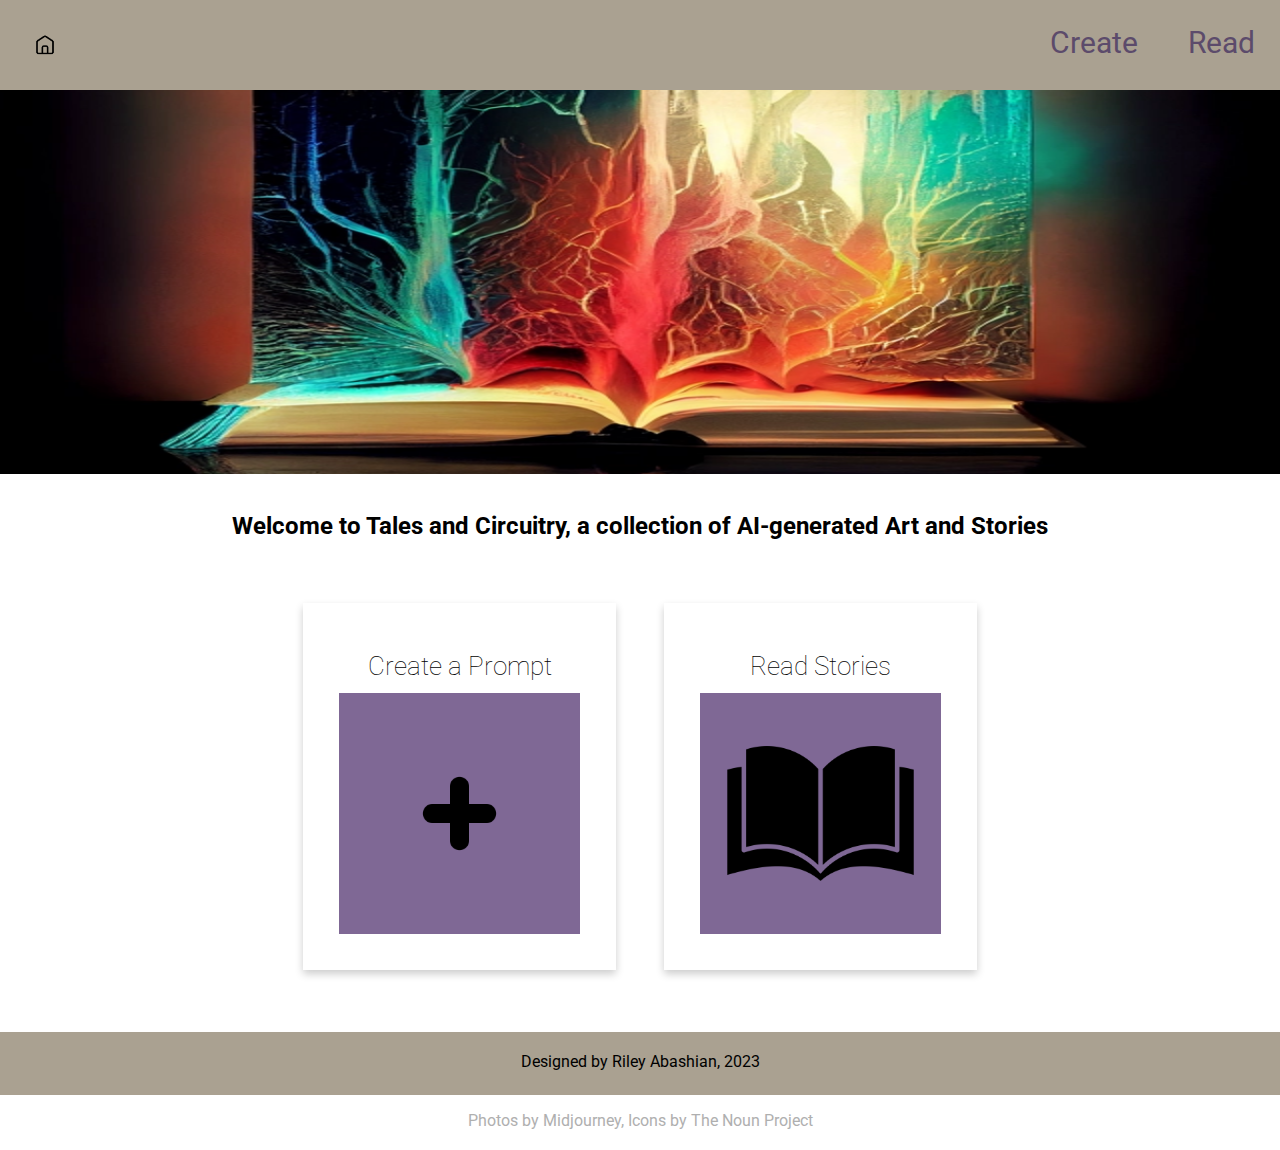
<file: index.html>
<html>
    <head>
        <title>Tales and Circuitry</title>
        <link rel="stylesheet" href="main.css">
        <link rel="preconnect" href="https://fonts.googleapis.com">
        <link rel="preconnect" href="https://fonts.gstatic.com" crossorigin>
        <link href="https://fonts.googleapis.com/css2?family=Roboto:wght@100;400;500&display=swap" rel="stylesheet">
    </head>
    <body>
        <header>
        <nav>
            <a href="index.html"><img class="logo" src="img/noun-processor-5044733.png"></a>
            <a class="navlink" href="stories.html">Read</a>
            <a class="navlink" href="prompt.html">Create</a>
        </nav>
        </header>
        <main>
            <div class="herocontainer">
            <img class="splashimg" src="img/bookheroimg.webp">
            <h2>Welcome to Tales and Circuitry, a collection of AI-generated Art and Stories</h2>
            </div>
                <article>
                <div class="card">
                        <p class="homecardtext">Create a Prompt</p>
                    <div class="container">
                        <a href="prompt.html"><img class="createimg" src="img/noun-plus-1797935.png"></a>
                    </div>
                </div>

                <div class="card">
                        <p class="homecardtext">Read Stories</p>
                    <div class="container">
                        <a href="stories.html"><img class="createimg" src="img/noun-book-5548909.png"></a>
                    </div>
                </div>
                </article>
        </main>
    </body>
    <footer>
        <p class="footertext">Designed by Riley Abashian, 2023</p>
        <p class="citations">Photos by Midjourney, Icons by The Noun Project</p>
    </footer>
</html>
</file>
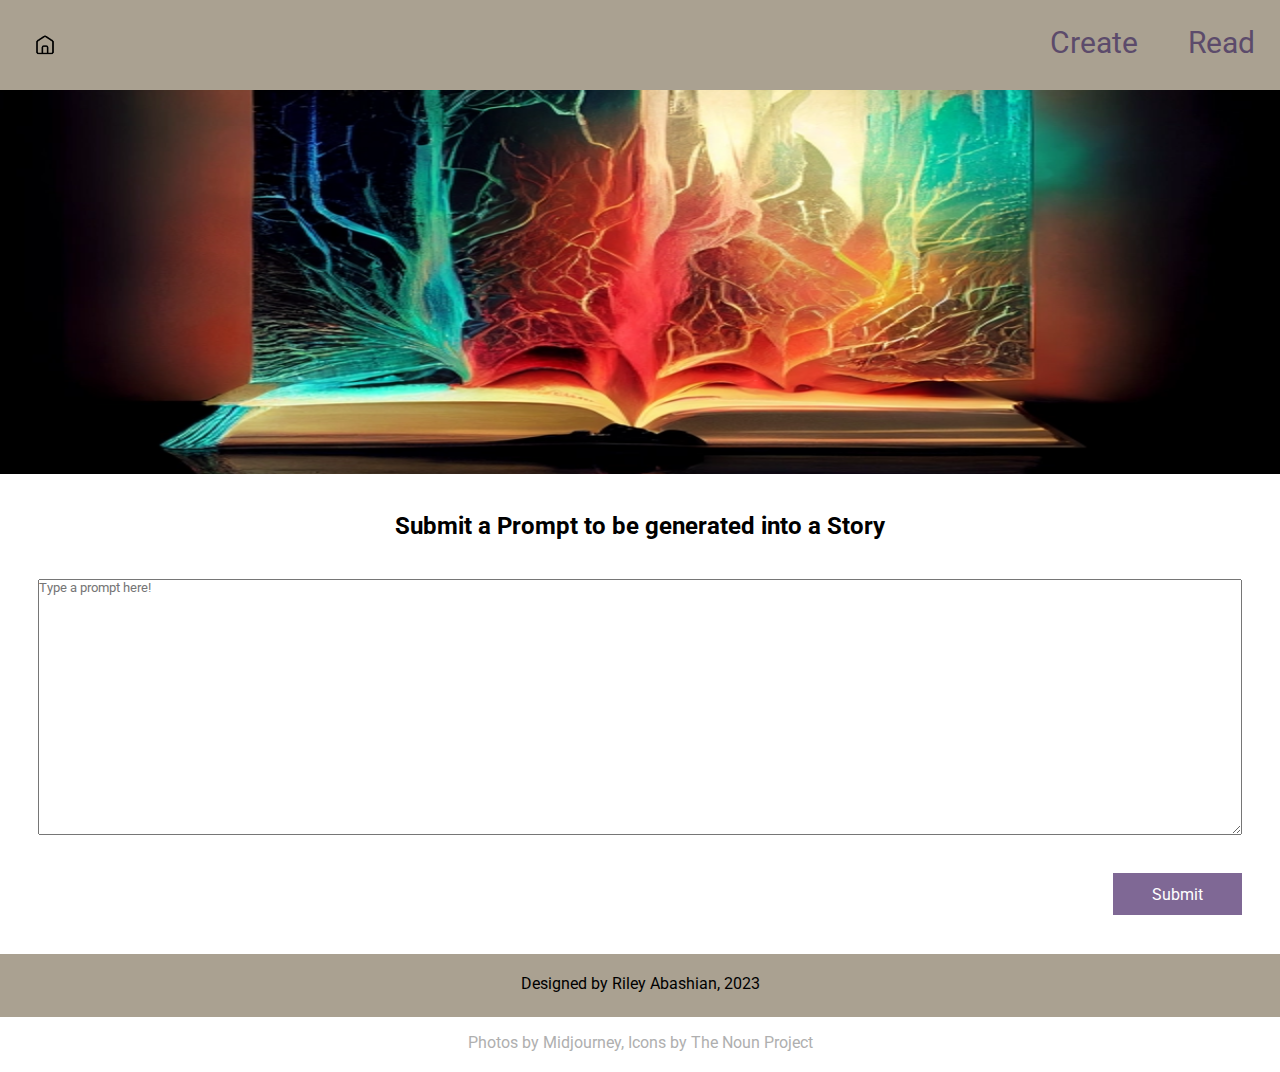
<file: prompt.html>
<html>
    <head>
        <title>Story 1 | Tales and Circuitry</title>
        <link rel="stylesheet" href="main.css">
        <link rel="preconnect" href="https://fonts.googleapis.com">
        <link rel="preconnect" href="https://fonts.gstatic.com" crossorigin>
        <link href="https://fonts.googleapis.com/css2?family=Roboto:wght@100;400;500&display=swap" rel="stylesheet">
    </head>
    <body>
        <header>
        <nav>
            <a href="index.html"><img class="logo" src="img/noun-processor-5044733.png"></a>
            <a class="navlink" href="stories.html">Read</a>
            <a class="navlink" href="prompt.html">Create</a>
        </nav>
        </header>
        <main>
            <div class="herocontainer">
            <img class="splashimg" src="img/bookheroimg.webp">
            <h2>Submit a Prompt to be generated into a Story</h2>
            </div>
                <article>
                    <textarea placeholder="Type a prompt here!"></textarea>
                </article>

                <article class="submitbuttonarticle">
                    <p class="promptbutton"><a class="promptbuttonlink" href="">Submit</a></p>
                </article>
        </main>
    </body>
    <footer>
        <p class="footertext">Designed by Riley Abashian, 2023</p>
        <p class="citations">Photos by Midjourney, Icons by The Noun Project</p>
    </footer>
</html>
</file>
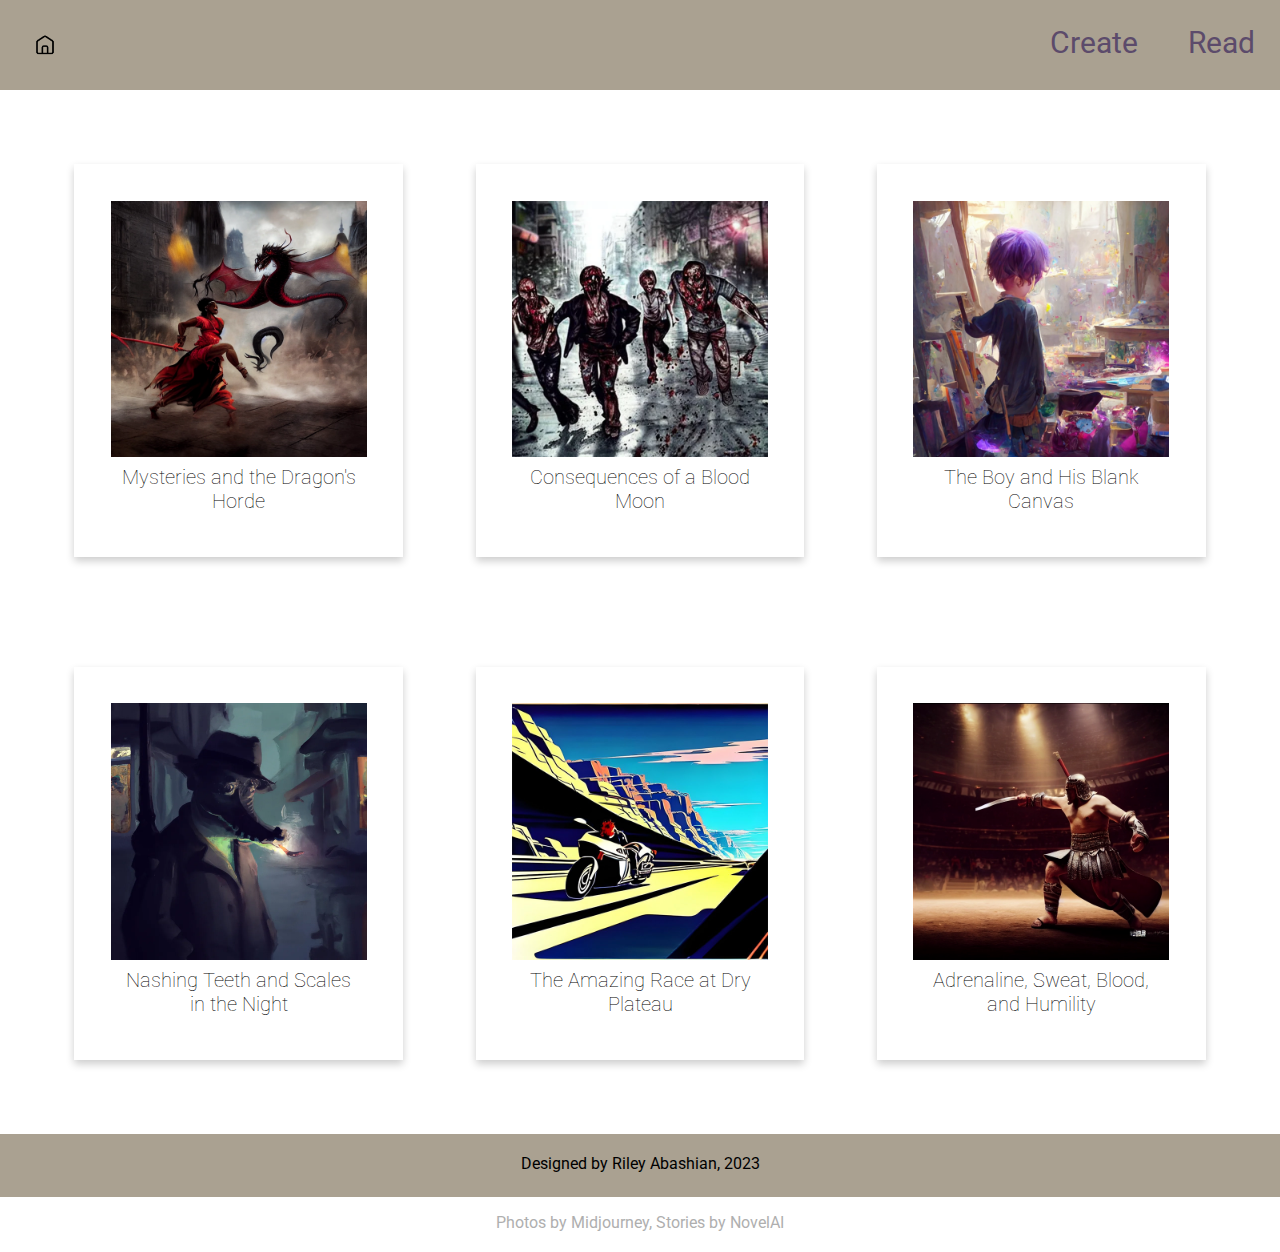
<file: stories.html>
<html>
    <head>
        <title>Stories | Tales and Circuitry</title>
        <link rel="stylesheet" href="main.css">
        <link rel="preconnect" href="https://fonts.googleapis.com">
        <link rel="preconnect" href="https://fonts.gstatic.com" crossorigin>
        <link href="https://fonts.googleapis.com/css2?family=Roboto:wght@100;400;500&display=swap" rel="stylesheet">
    </head>
    <body>
        <header>
        <nav>
            <a href="index.html"><img class="logo" src="img/noun-processor-5044733.png"></a>
            <a class="navlink" href="stories.html">Read</a>
            <a class="navlink" href="prompt.html">Create</a>
        </nav>
        </header>
        <main>
            <article class="galleryarticle">
                <div class="gallerycard">
                    <a href="story1.html"><img src="img/story1image.webp" alt="story 1"></a>
                <div class="container">
                    <p class="gallerycardtext">Mysteries and the Dragon's Horde</p>
                </div>
            </div>

                <div class="gallerycard">
                    <a href="story2.html"><img src="img/story2image.png" alt="story 2"></a>
                <div class="container">
                    <p class="gallerycardtext">Consequences of a Blood Moon</p>
                </div>
            </div>

            <div class="gallerycard">
                    <a href="story3.html"><img src="img/story3image.png" alt="story 3"></a> 
                <div class="container">
                    <p class="gallerycardtext">The Boy and His Blank Canvas</p>
                </div>
            </div>
            </article>

            <article class="galleryarticle">
            <div class="gallerycard">
                    <a href="story4.html"><img src="img/story4image.webp" alt="story 4"></a>
                <div class="container">
                    <p class="gallerycardtext">Nashing Teeth and Scales in the Night</p>
                </div>
            </div>

            <div class="gallerycard">
                    <a href="story5.html"><img src="img/story5image.png" alt="story 5"></a>
                <div class="container">
                    <p class="gallerycardtext">The Amazing Race at Dry Plateau</p>
                </div>
            </div>

            <div class="gallerycard">
                    <a href="story6.html"><img src="img/story6image.png" alt="story 6"></a>
                <div class="container">
                    <p class="gallerycardtext">Adrenaline, Sweat, Blood, and Humility</p>
                </div>
            </div>
            </article> 
        </main>
    </body>
    <footer>
        <p class="footertext">Designed by Riley Abashian, 2023</p>
        <p class="citations">Photos by Midjourney, Stories by NovelAI</p>
    </footer>
</html>
</file>
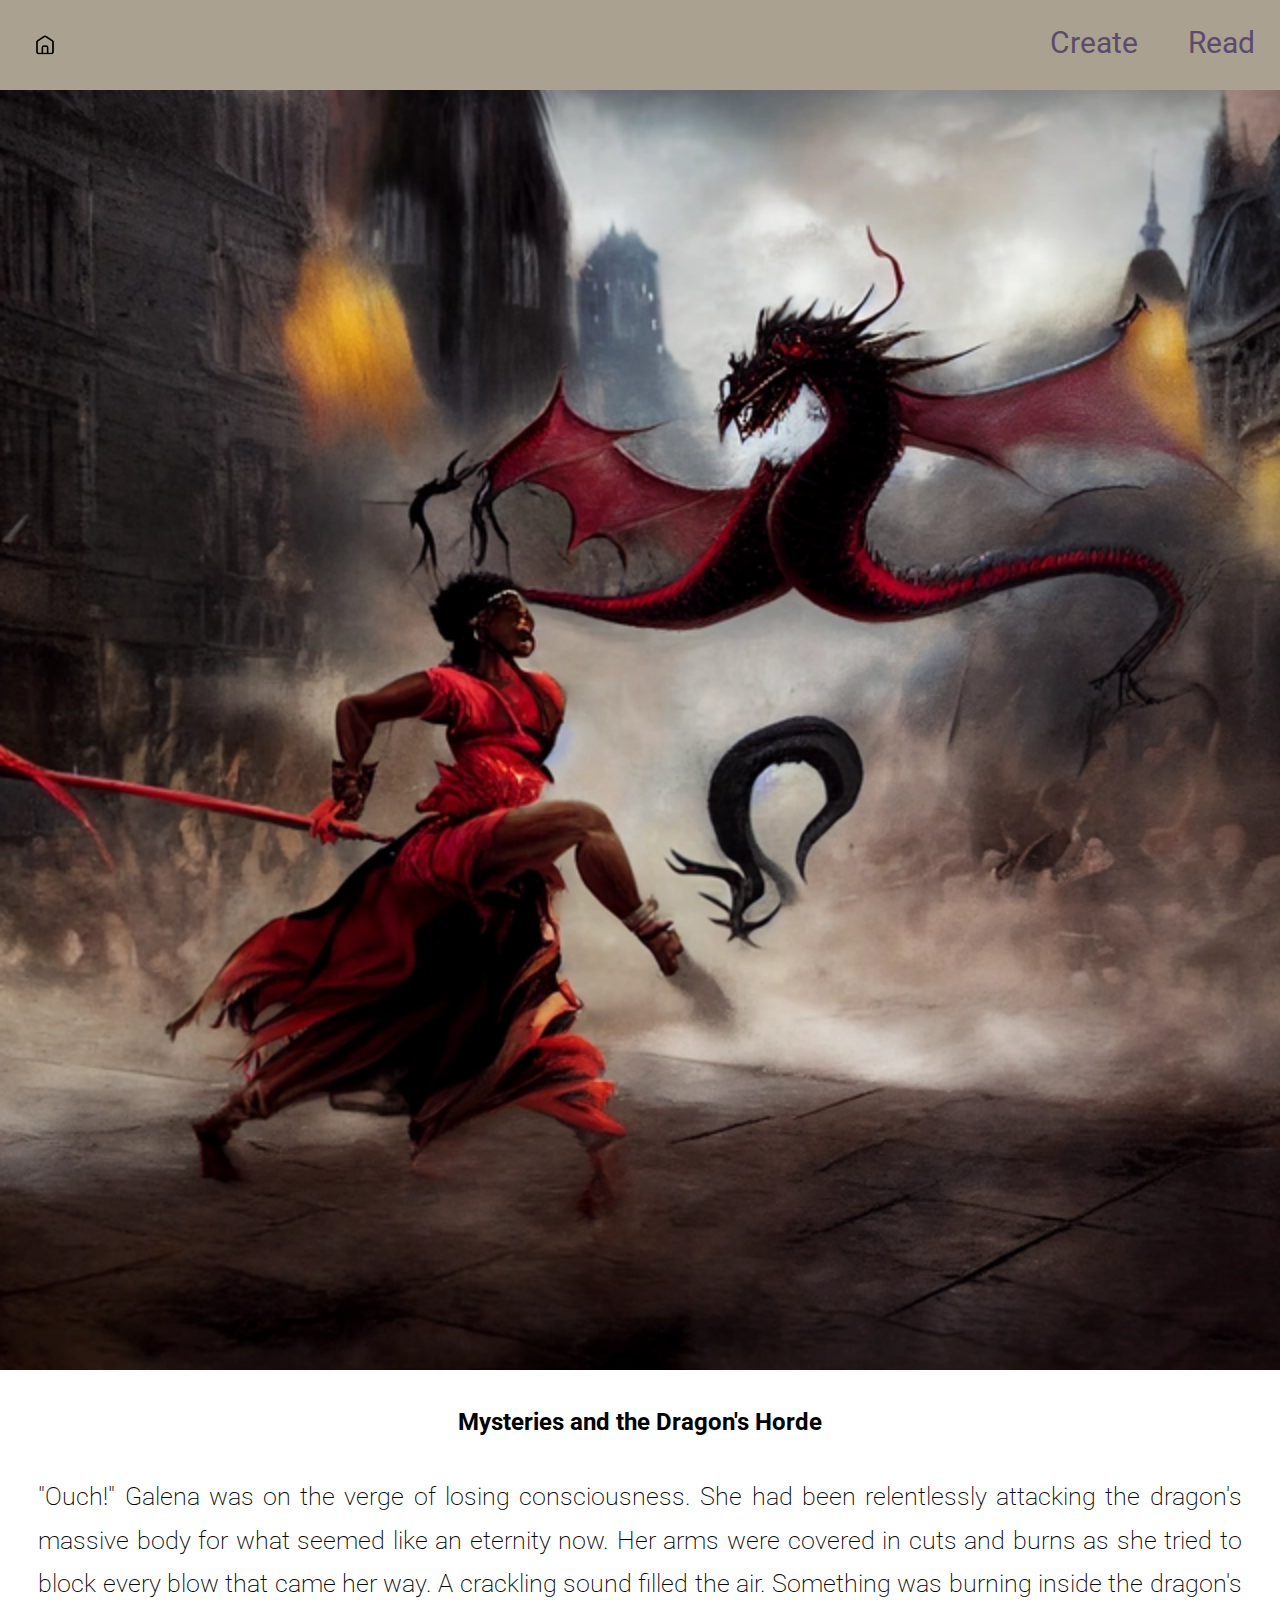
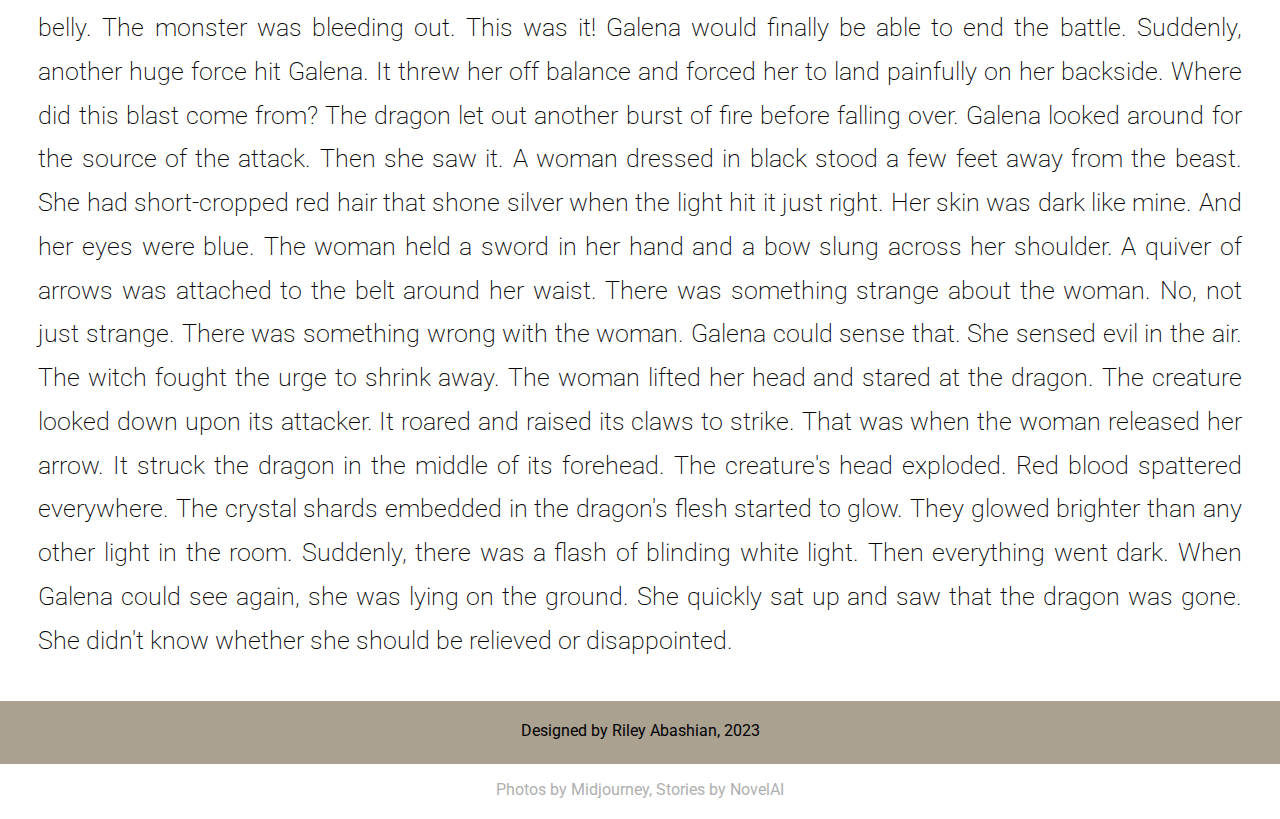
<file: story1.html>
<html>
    <head>
        <title>Story 1 | Tales and Circuitry</title>
        <link rel="stylesheet" href="main.css">
        <link rel="preconnect" href="https://fonts.googleapis.com">
        <link rel="preconnect" href="https://fonts.gstatic.com" crossorigin>
        <link href="https://fonts.googleapis.com/css2?family=Roboto:wght@100;400;500&display=swap" rel="stylesheet">
    </head>
    <body>
        <header>
        <nav>
            <a href="index.html"><img class="logo" src="img/noun-processor-5044733.png"></a>
            <a class="navlink" href="stories.html">Read</a>
            <a class="navlink" href="prompt.html">Create</a>
        </nav>
        </header>
        <main>
            <div class="herocontainer">
                <img class="heroimg" src="img/story1image.webp">
            <h2>Mysteries and the Dragon's Horde</h2>
            </div>
                <article>
                    <p class="storytext">
                        "Ouch!"
                        Galena was on the verge of losing consciousness. She had been relentlessly attacking the dragon's massive body for what seemed like an eternity now. Her arms were covered in cuts and burns as she tried to block every blow that came her way. A crackling sound filled the air. Something was burning inside the dragon's belly. The monster was bleeding out. This was it! Galena would finally be able to end the battle.
                        Suddenly, another huge force hit Galena. It threw her off balance and forced her to land painfully on her backside. Where did this blast come from? The dragon let out another burst of fire before falling over. Galena looked around for the source of the attack. Then she saw it.
                        A woman dressed in black stood a few feet away from the beast. She had short-cropped red hair that shone silver when the light hit it just right. Her skin was dark like mine. And her eyes were blue. The woman held a sword in her hand and a bow slung across her shoulder. A quiver of arrows was attached to the belt around her waist.
                        There was something strange about the woman. No, not just strange. There was something wrong with the woman. Galena could sense that. She sensed evil in the air. The witch fought the urge to shrink away.
                        The woman lifted her head and stared at the dragon. The creature looked down upon its attacker. It roared and raised its claws to strike. That was when the woman released her arrow.
                        It struck the dragon in the middle of its forehead. The creature's head exploded. Red blood spattered everywhere. The crystal shards embedded in the dragon's flesh started to glow. They glowed brighter than any other light in the room.
                        Suddenly, there was a flash of blinding white light. Then everything went dark. When Galena could see again, she was lying on the ground. She quickly sat up and saw that the dragon was gone. She didn't know whether she should be relieved or disappointed.
                    </p>
                </article>
        </main>
    </body>
    <footer>
        <p class="footertext">Designed by Riley Abashian, 2023</p>
        <p class="citations">Photos by Midjourney, Stories by NovelAI</p>
    </footer>
</html>
</file>
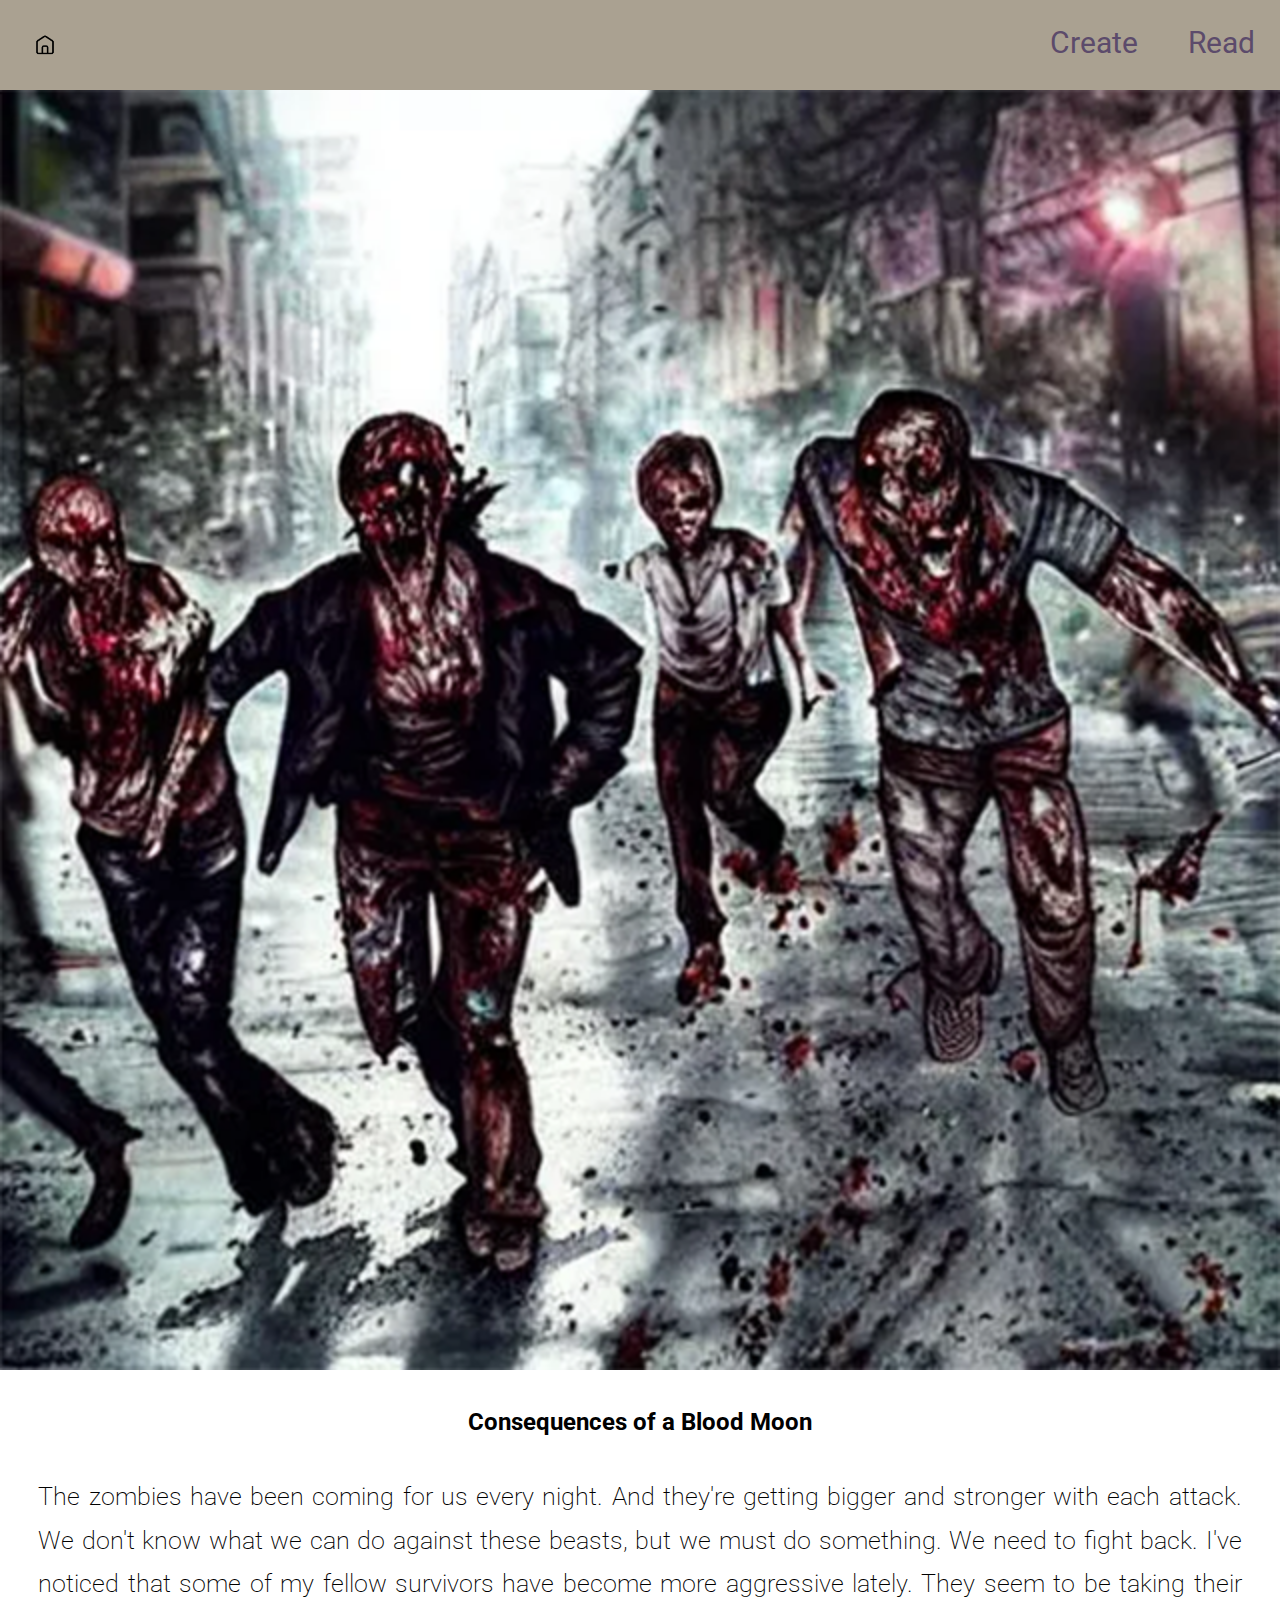
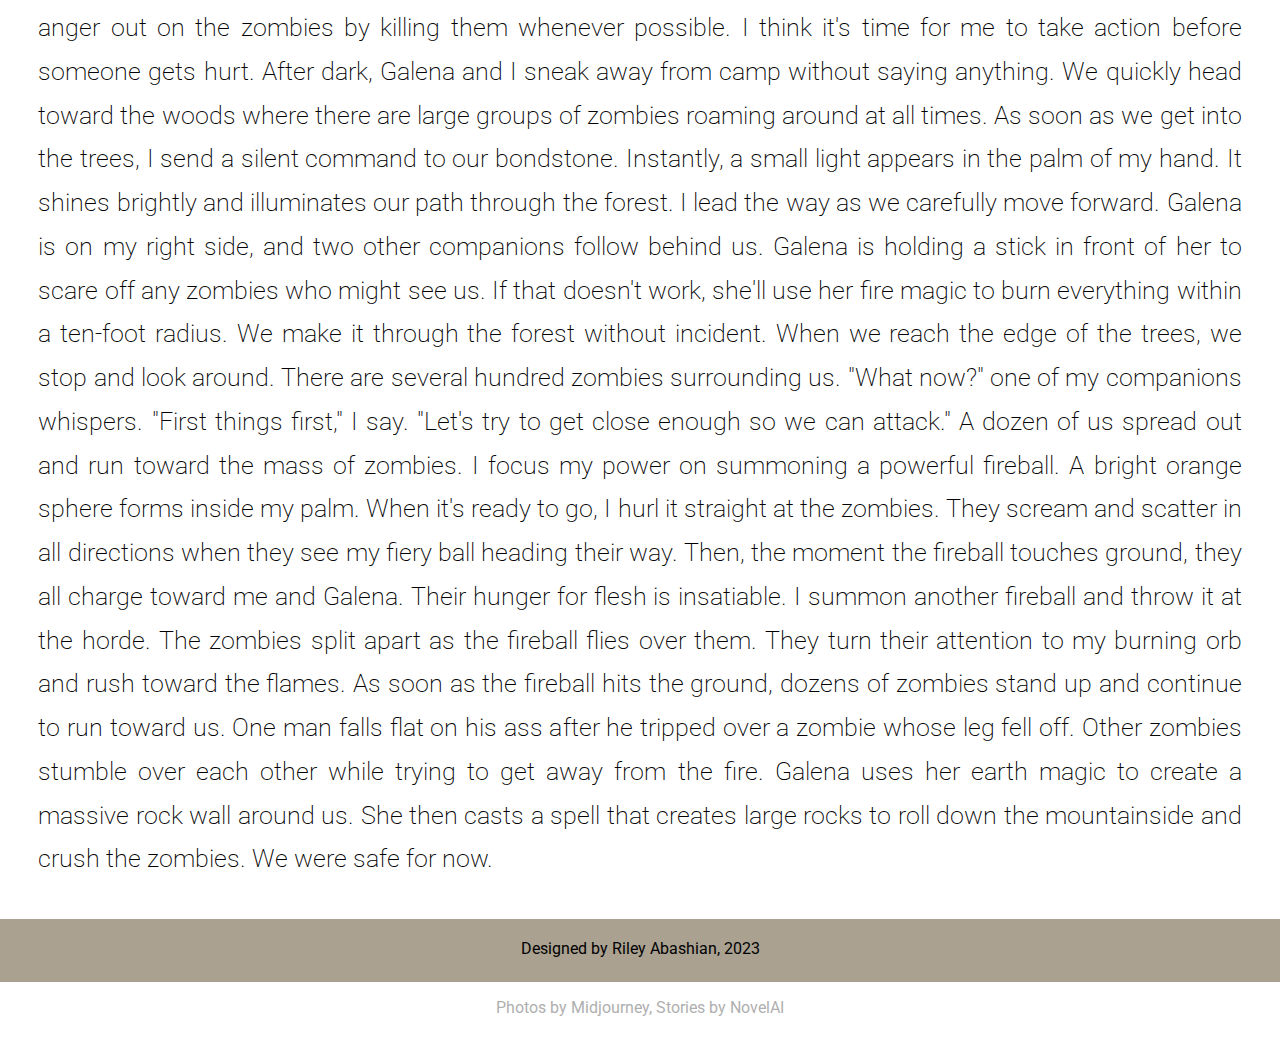
<file: story2.html>
<html>
    <head>
        <title>Story 2 | Tales and Circuitry</title>
        <link rel="stylesheet" href="main.css">
        <link rel="preconnect" href="https://fonts.googleapis.com">
        <link rel="preconnect" href="https://fonts.gstatic.com" crossorigin>
        <link href="https://fonts.googleapis.com/css2?family=Roboto:wght@100;400;500&display=swap" rel="stylesheet">
    </head>
    <body>
        <header>
        <nav>
            <a href="index.html"><img class="logo" src="img/noun-processor-5044733.png"></a>
            <a class="navlink" href="stories.html">Read</a>
            <a class="navlink" href="prompt.html">Create</a>
        </nav>
        </header>
        <main>
            <div class="herocontainer">
            <img class="heroimg" src="img/story2image.png">
            <h2>Consequences of a Blood Moon</h2>
            </div>
                <article>
                    <p class="storytext">The zombies have been coming for us every night. And they're getting bigger and stronger with each attack. We don't know what we can do against these beasts, but we must do something. We need to fight back.
                        I've noticed that some of my fellow survivors have become more aggressive lately. They seem to be taking their anger out on the zombies by killing them whenever possible. I think it's time for me to take action before someone gets hurt.
                        After dark, Galena and I sneak away from camp without saying anything. We quickly head toward the woods where there are large groups of zombies roaming around at all times. As soon as we get into the trees, I send a silent command to our bondstone. Instantly, a small light appears in the palm of my hand. It shines brightly and illuminates our path through the forest.
                        I lead the way as we carefully move forward. Galena is on my right side, and two other companions follow behind us. Galena is holding a stick in front of her to scare off any zombies who might see us. If that doesn't work, she'll use her fire magic to burn everything within a ten-foot radius.
                        We make it through the forest without incident. When we reach the edge of the trees, we stop and look around. There are several hundred zombies surrounding us.
                        "What now?" one of my companions whispers.
                        "First things first," I say. "Let's try to get close enough so we can attack."
                        A dozen of us spread out and run toward the mass of zombies. I focus my power on summoning a powerful fireball. A bright orange sphere forms inside my palm. When it's ready to go, I hurl it straight at the zombies.
                        They scream and scatter in all directions when they see my fiery ball heading their way. Then, the moment the fireball touches ground, they all charge toward me and Galena. Their hunger for flesh is insatiable.
                        I summon another fireball and throw it at the horde. The zombies split apart as the fireball flies over them. They turn their attention to my burning orb and rush toward the flames.
                        As soon as the fireball hits the ground, dozens of zombies stand up and continue to run toward us. One man falls flat on his ass after he tripped over a zombie whose leg fell off. Other zombies stumble over each other while trying to get away from the fire.
                        Galena uses her earth magic to create a massive rock wall around us. She then casts a spell that creates large rocks to roll down the mountainside and crush the zombies. We were safe for now.</p>
                </article>
        </main>
    </body>
    <footer>
        <p class="footertext">Designed by Riley Abashian, 2023</p>
        <p class="citations">Photos by Midjourney, Stories by NovelAI</p>
    </footer>
</html>
</file>
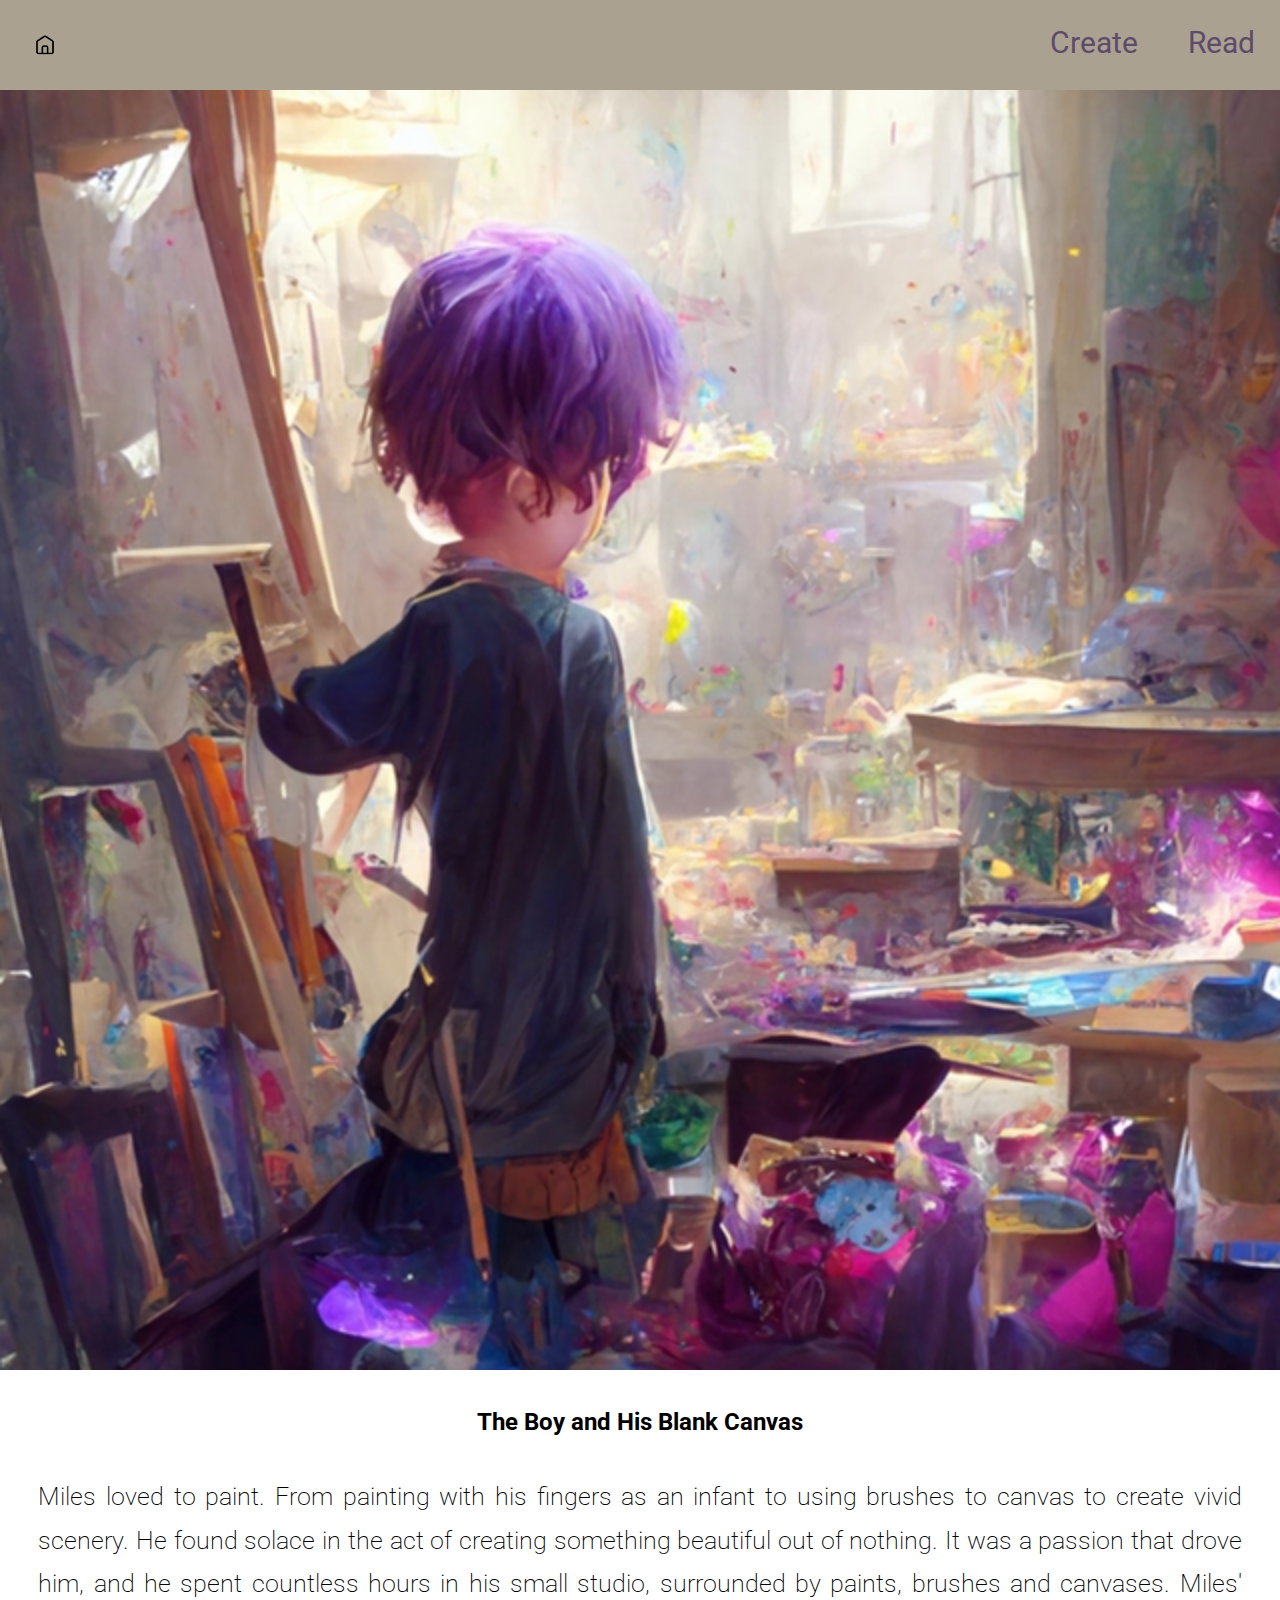
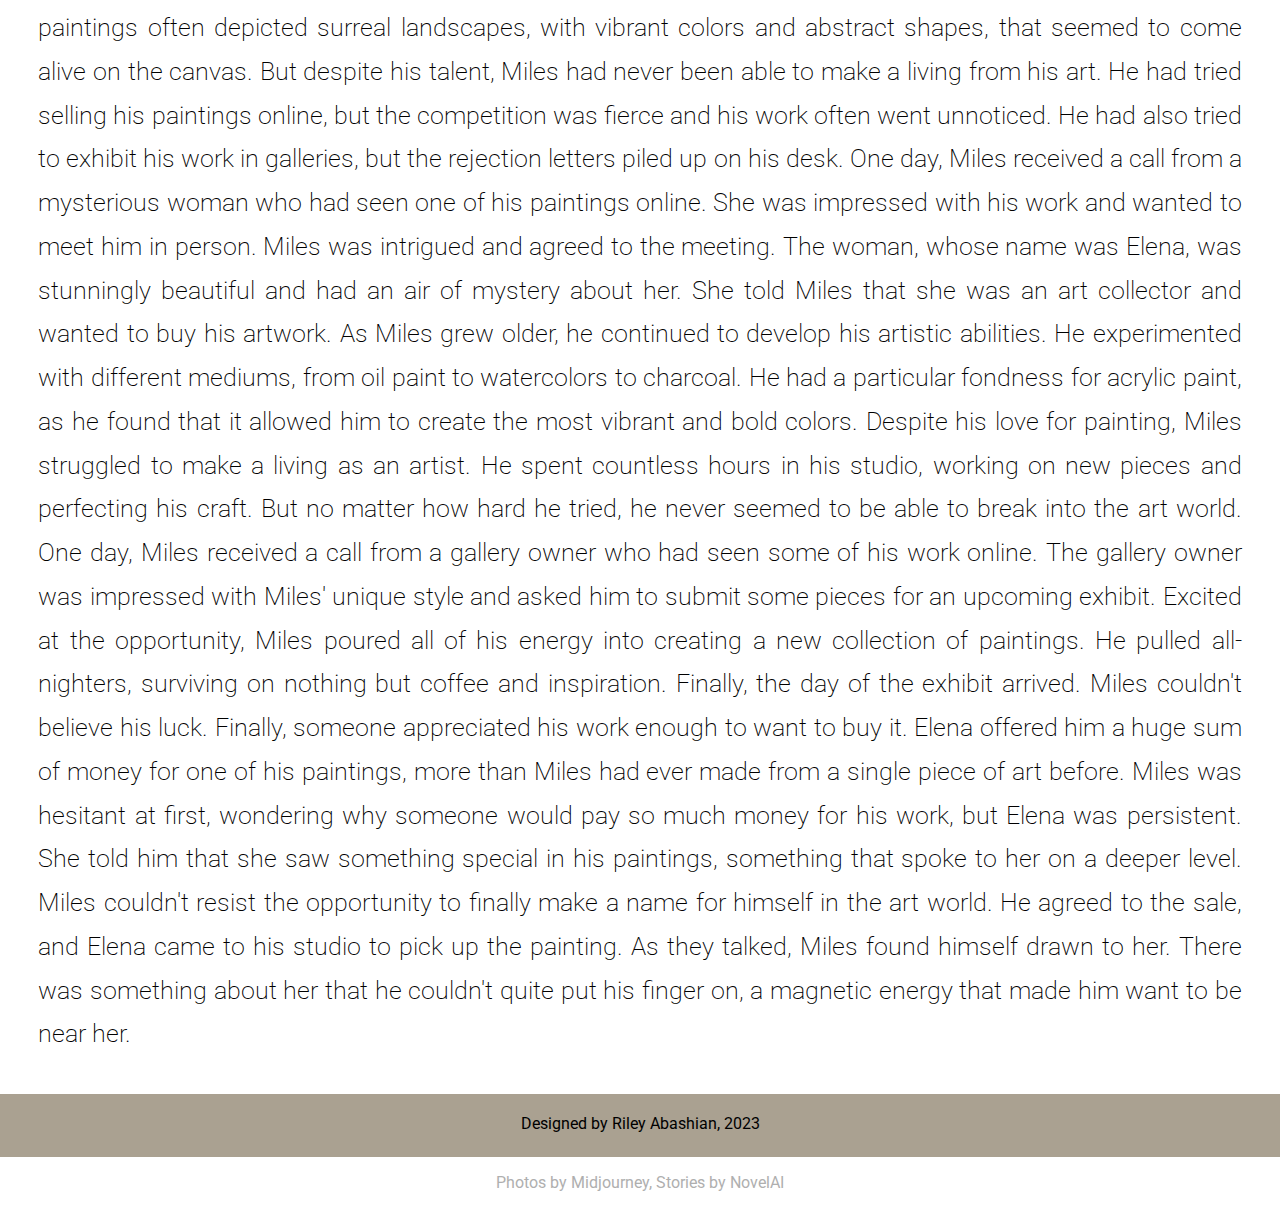
<file: story3.html>
<html>
    <head>
        <title>Story 3 | Tales and Circuitry</title>
        <link rel="stylesheet" href="main.css">
        <link rel="preconnect" href="https://fonts.googleapis.com">
        <link rel="preconnect" href="https://fonts.gstatic.com" crossorigin>
        <link href="https://fonts.googleapis.com/css2?family=Roboto:wght@100;400;500&display=swap" rel="stylesheet">
    </head>
    <body>
        <header>
        <nav>
            <a href="index.html"><img class="logo" src="img/noun-processor-5044733.png"></a>
            <a class="navlink" href="stories.html">Read</a>
            <a class="navlink" href="prompt.html">Create</a>
        </nav>
        </header>
        <main>
            <div class="herocontainer">
            <img class="heroimg" src="img/story3image.png">
            <h2>The Boy and His Blank Canvas</h2>
            </div>
                <article>
                    <p class="storytext">Miles loved to paint. From painting with his fingers as an infant to using brushes to canvas to create vivid scenery. He found solace in the act of creating something beautiful out of nothing. It was a passion that drove him, and he spent countless hours in his small studio, surrounded by paints, brushes and canvases. Miles' paintings often depicted surreal landscapes, with vibrant colors and abstract shapes, that seemed to come alive on the canvas.

                        But despite his talent, Miles had never been able to make a living from his art. He had tried selling his paintings online, but the competition was fierce and his work often went unnoticed. He had also tried to exhibit his work in galleries, but the rejection letters piled up on his desk.
                        
                        One day, Miles received a call from a mysterious woman who had seen one of his paintings online. She was impressed with his work and wanted to meet him in person. Miles was intrigued and agreed to the meeting.
                        
                        The woman, whose name was Elena, was stunningly beautiful and had an air of mystery about her. She told Miles that she was an art collector and wanted to buy his artwork. As Miles grew older, he continued to develop his artistic abilities. He experimented with different mediums, from oil paint to watercolors to charcoal. He had a particular fondness for acrylic paint, as he found that it allowed him to create the most vibrant and bold colors.
                        
                        Despite his love for painting, Miles struggled to make a living as an artist. He spent countless hours in his studio, working on new pieces and perfecting his craft. But no matter how hard he tried, he never seemed to be able to break into the art world.
                        
                        One day, Miles received a call from a gallery owner who had seen some of his work online. The gallery owner was impressed with Miles' unique style and asked him to submit some pieces for an upcoming exhibit.
                        
                        Excited at the opportunity, Miles poured all of his energy into creating a new collection of paintings. He pulled all-nighters, surviving on nothing but coffee and inspiration. Finally, the day of the exhibit arrived.
                        
                        Miles couldn't believe his luck. Finally, someone appreciated his work enough to want to buy it. Elena offered him a huge sum of money for one of his paintings, more than Miles had ever made from a single piece of art before. Miles was hesitant at first, wondering why someone would pay so much money for his work, but Elena was persistent. She told him that she saw something special in his paintings, something that spoke to her on a deeper level.
                        
                        Miles couldn't resist the opportunity to finally make a name for himself in the art world. He agreed to the sale, and Elena came to his studio to pick up the painting. As they talked, Miles found himself drawn to her. There was something about her that he couldn't quite put his finger on, a magnetic energy that made him want to be near her.</p>
                </article>
        </main>
    </body>
    <footer>
        <p class="footertext">Designed by Riley Abashian, 2023</p>
        <p class="citations">Photos by Midjourney, Stories by NovelAI</p>
    </footer>
</html>
</file>
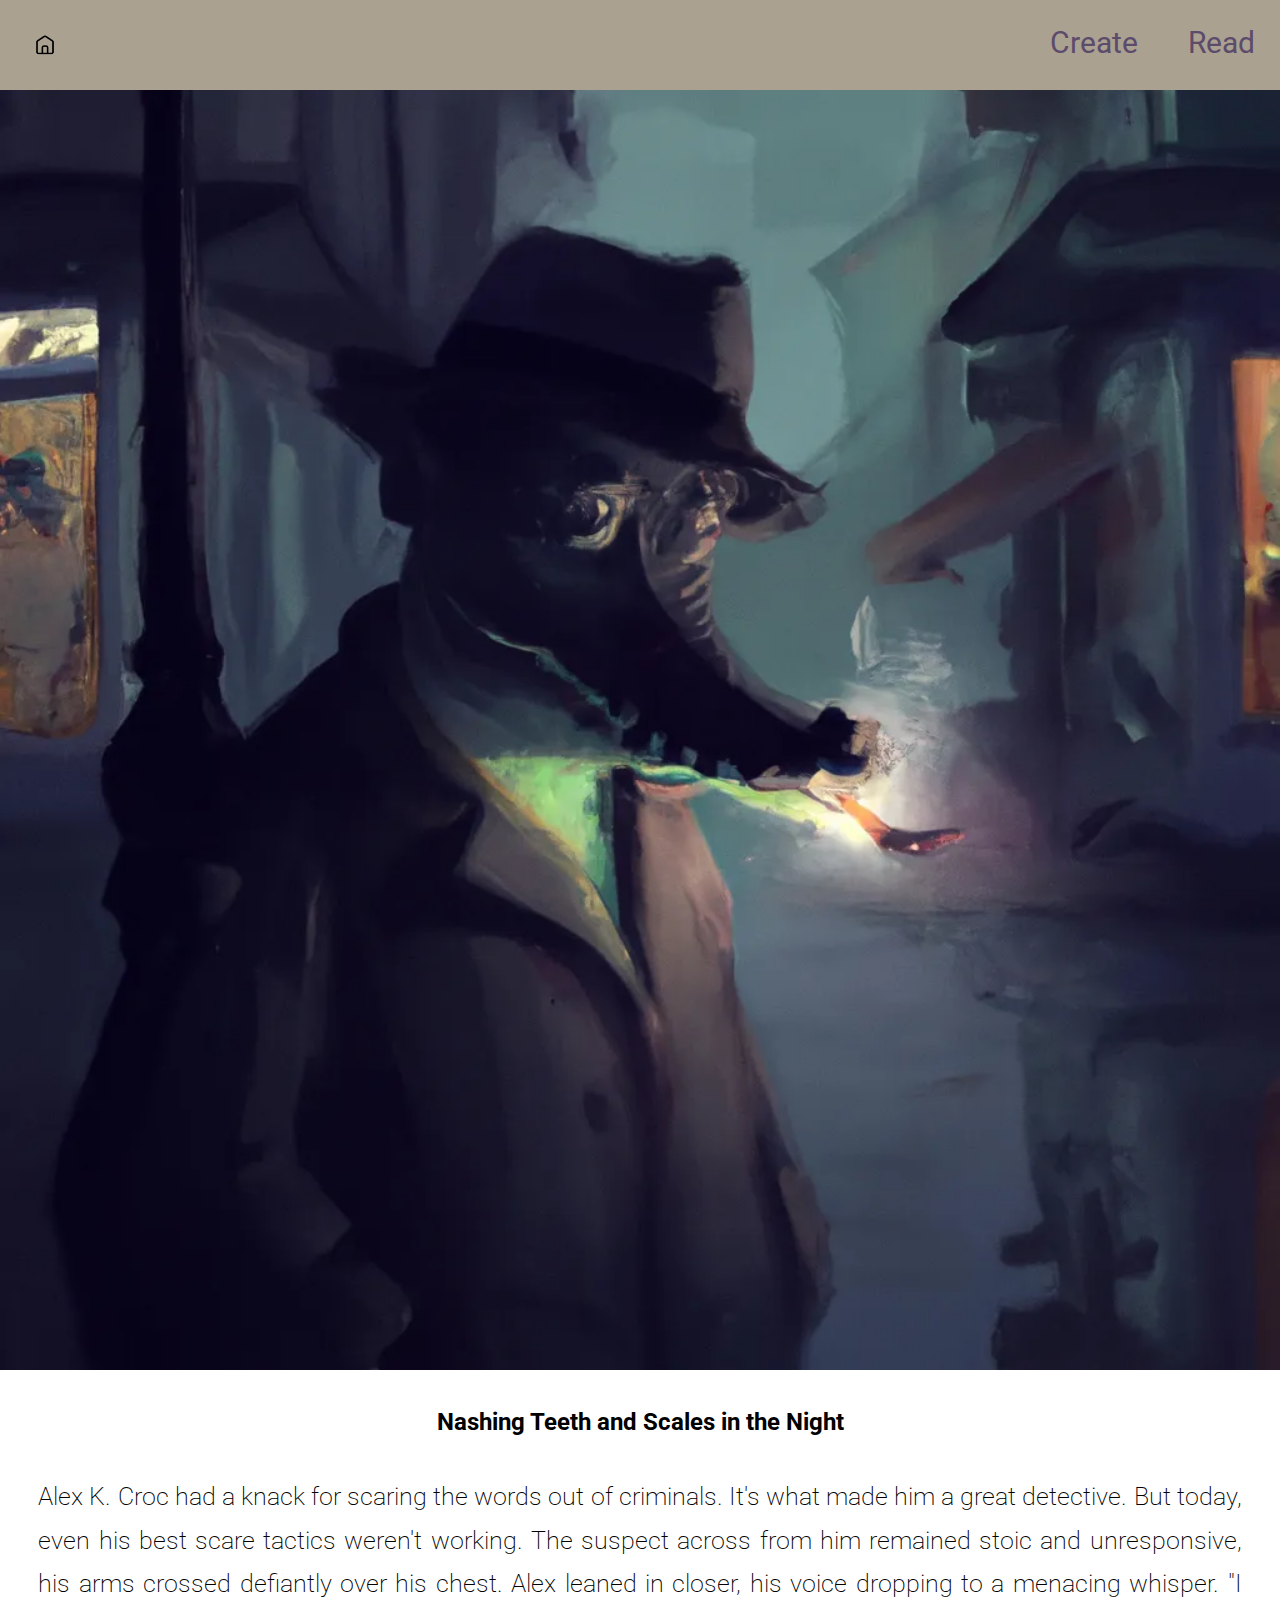
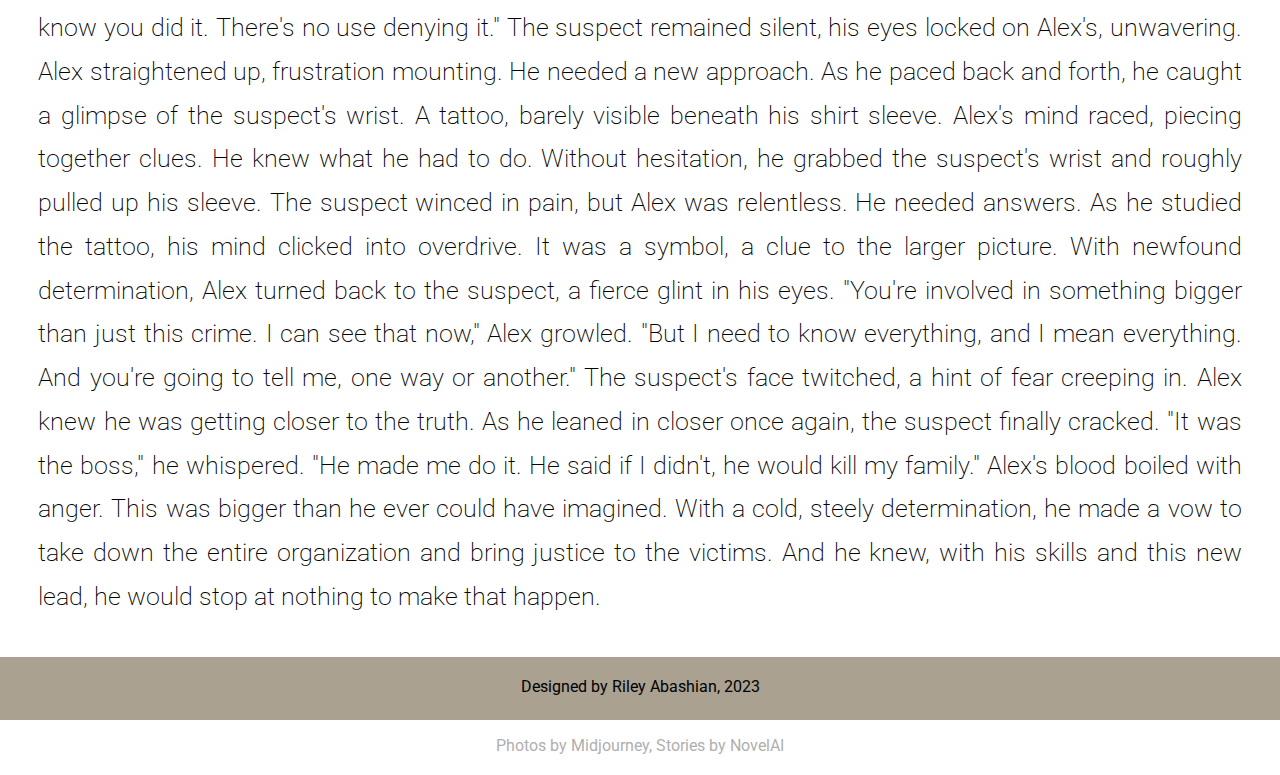
<file: story4.html>
<html>
    <head>
        <title>Story 4 | Tales and Circuitry</title>
        <link rel="stylesheet" href="main.css">
        <link rel="preconnect" href="https://fonts.googleapis.com">
        <link rel="preconnect" href="https://fonts.gstatic.com" crossorigin>
        <link href="https://fonts.googleapis.com/css2?family=Roboto:wght@100;400;500&display=swap" rel="stylesheet">
    </head>
    <body>
        <header>
        <nav>
            <a href="index.html"><img class="logo" src="img/noun-processor-5044733.png"></a>
            <a class="navlink" href="stories.html">Read</a>
            <a class="navlink" href="prompt.html">Create</a>
        </nav>
        </header>
        <main>
            <div class="herocontainer">
            <img class="heroimg" src="img/story4image.webp">
            <h2>Nashing Teeth and Scales in the Night</h2>
            </div>
                <article>
                    <p class="storytext">Alex K. Croc had a knack for scaring the words out of criminals. It's what made him a great detective. But today, even his best scare tactics weren't working. The suspect across from him remained stoic and unresponsive, his arms crossed defiantly over his chest.

                        Alex leaned in closer, his voice dropping to a menacing whisper. "I know you did it. There's no use denying it."
                        
                        The suspect remained silent, his eyes locked on Alex's, unwavering.
                        
                        Alex straightened up, frustration mounting. He needed a new approach.
                        
                        As he paced back and forth, he caught a glimpse of the suspect's wrist. A tattoo, barely visible beneath his shirt sleeve.
                        
                        Alex's mind raced, piecing together clues. He knew what he had to do.
                        
                        Without hesitation, he grabbed the suspect's wrist and roughly pulled up his sleeve.
                        
                        The suspect winced in pain, but Alex was relentless. He needed answers.
                        
                        As he studied the tattoo, his mind clicked into overdrive. It was a symbol, a clue to the larger picture.
                        
                        With newfound determination, Alex turned back to the suspect, a fierce glint in his eyes.
                        
                        "You're involved in something bigger than just this crime. I can see that now," Alex growled. "But I need to know everything, and I mean everything. And you're going to tell me, one way or another."
                        
                        The suspect's face twitched, a hint of fear creeping in. Alex knew he was getting closer to the truth.
                        
                        As he leaned in closer once again, the suspect finally cracked.
                        
                        "It was the boss," he whispered. "He made me do it. He said if I didn't, he would kill my family."
                        
                        Alex's blood boiled with anger. This was bigger than he ever could have imagined.
                        
                        With a cold, steely determination, he made a vow to take down the entire organization and bring justice to the victims.
                        
                        And he knew, with his skills and this new lead, he would stop at nothing to make that happen.</p>
                </article>
        </main>
    </body>
    <footer>
        <p class="footertext">Designed by Riley Abashian, 2023</p>
        <p class="citations">Photos by Midjourney, Stories by NovelAI</p>
    </footer>
</html>
</file>
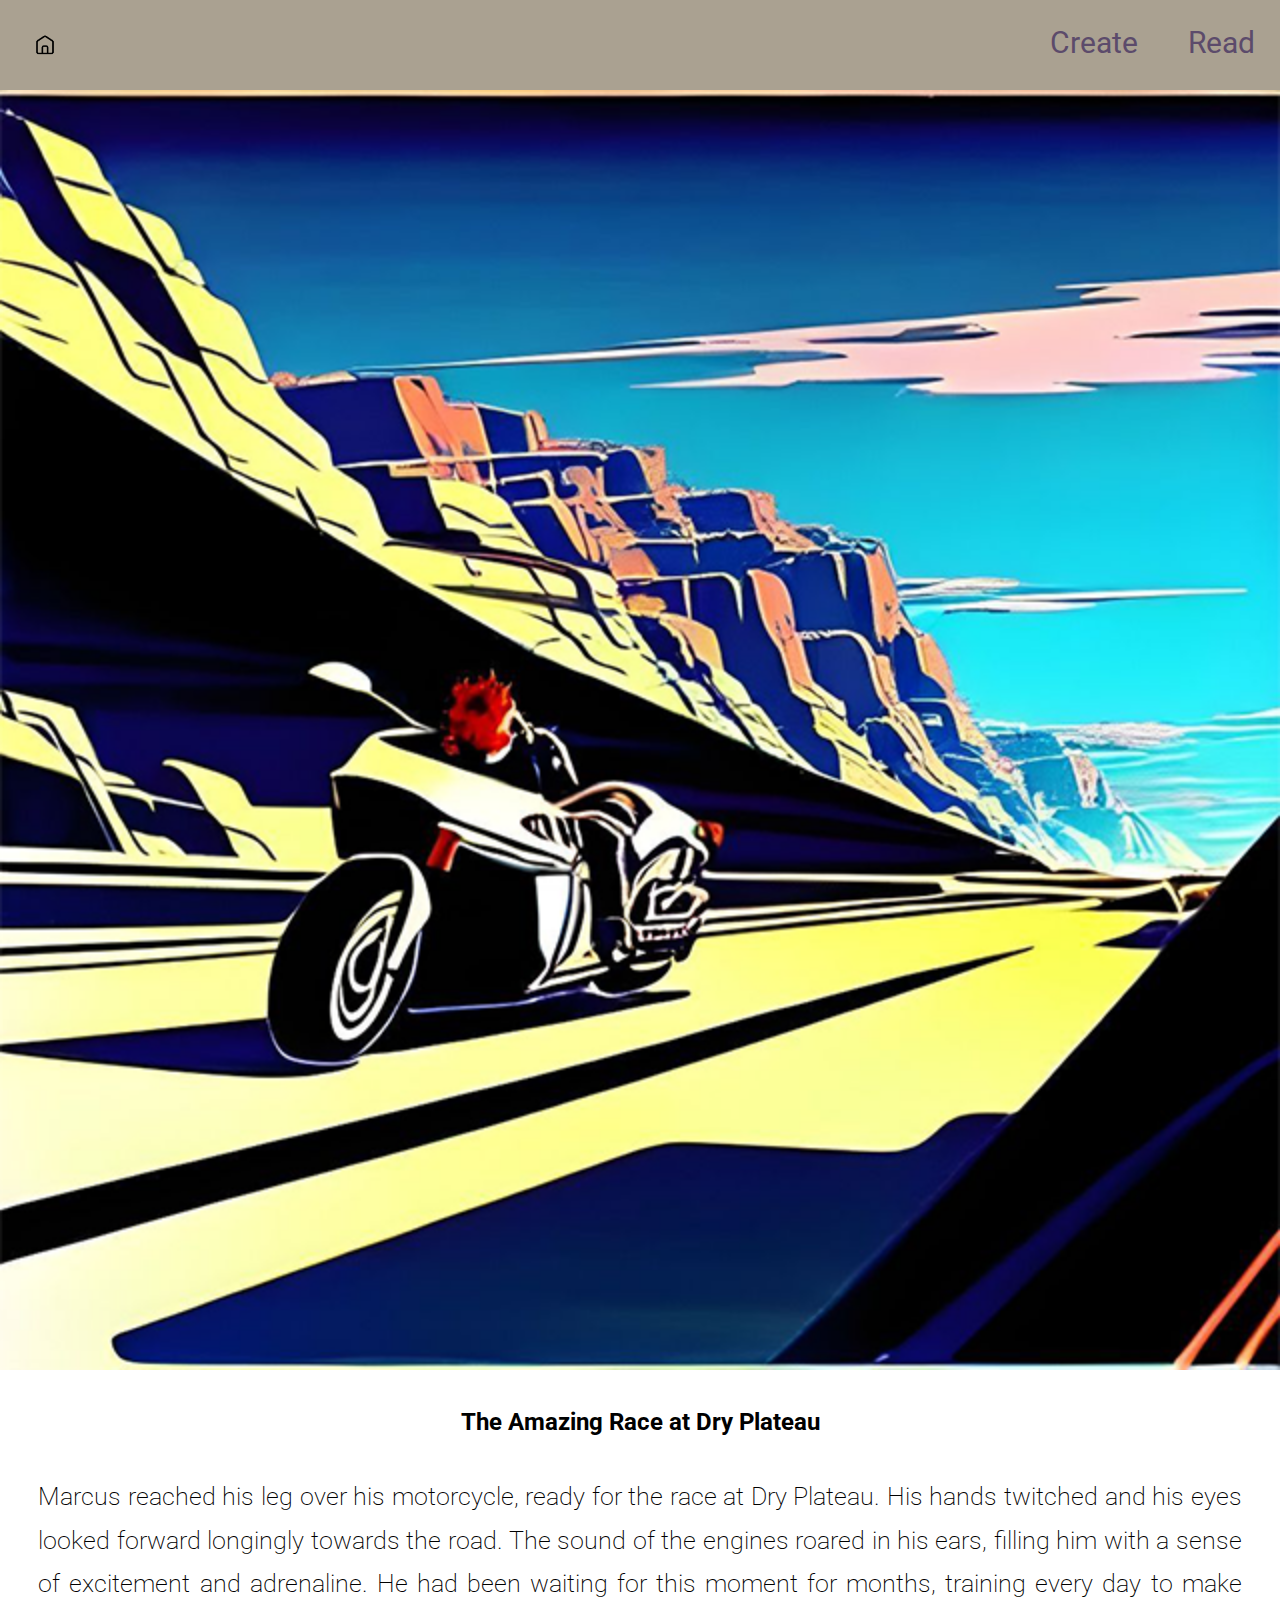
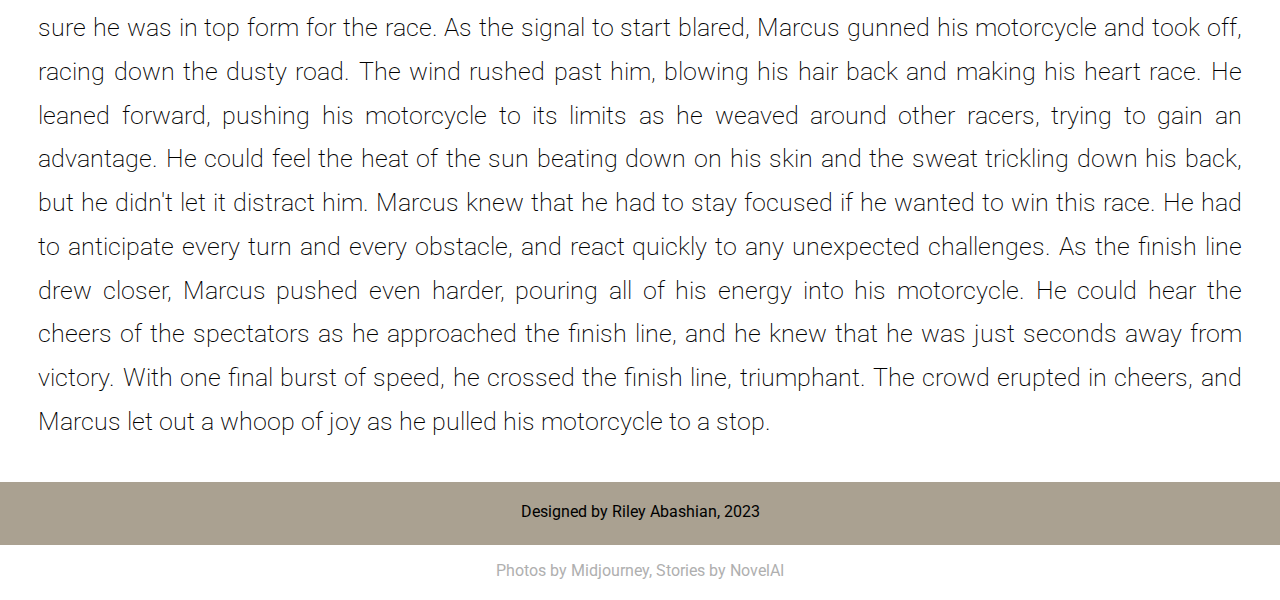
<file: story5.html>
<html>
    <head>
        <title>Story 5 | Tales and Circuitry</title>
        <link rel="stylesheet" href="main.css">
        <link rel="preconnect" href="https://fonts.googleapis.com">
        <link rel="preconnect" href="https://fonts.gstatic.com" crossorigin>
        <link href="https://fonts.googleapis.com/css2?family=Roboto:wght@100;400;500&display=swap" rel="stylesheet">
    </head>
    <body>
        <header>
        <nav>
            <a href="index.html"><img class="logo" src="img/noun-processor-5044733.png"></a>
            <a class="navlink" href="stories.html">Read</a>
            <a class="navlink" href="prompt.html">Create</a>
        </nav>
        </header>
        <main>
            <div class="herocontainer">
            <img class="heroimg" src="img/story5image.png">
            <h2>The Amazing Race at Dry Plateau</h2>
            </div>
                <article>
                    <p class="storytext">Marcus reached his leg over his motorcycle, ready for the race at Dry Plateau. His hands twitched and his eyes looked forward longingly towards the road. The sound of the engines roared in his ears, filling him with a sense of excitement and adrenaline. He had been waiting for this moment for months, training every day to make sure he was in top form for the race.

                        As the signal to start blared, Marcus gunned his motorcycle and took off, racing down the dusty road. The wind rushed past him, blowing his hair back and making his heart race.
                        
                        He leaned forward, pushing his motorcycle to its limits as he weaved around other racers, trying to gain an advantage. He could feel the heat of the sun beating down on his skin and the sweat trickling down his back, but he didn't let it distract him.
                        
                        Marcus knew that he had to stay focused if he wanted to win this race. He had to anticipate every turn and every obstacle, and react quickly to any unexpected challenges.
                        
                        As the finish line drew closer, Marcus pushed even harder, pouring all of his energy into his motorcycle. He could hear the cheers of the spectators as he approached the finish line, and he knew that he was just seconds away from victory.
                        
                        With one final burst of speed, he crossed the finish line, triumphant. The crowd erupted in cheers, and Marcus let out a whoop of joy as he pulled his motorcycle to a stop.</p>
                </article>
        </main>
    </body>
    <footer>
        <p class="footertext">Designed by Riley Abashian, 2023</p>
        <p class="citations">Photos by Midjourney, Stories by NovelAI</p>
    </footer>
</html>
</file>
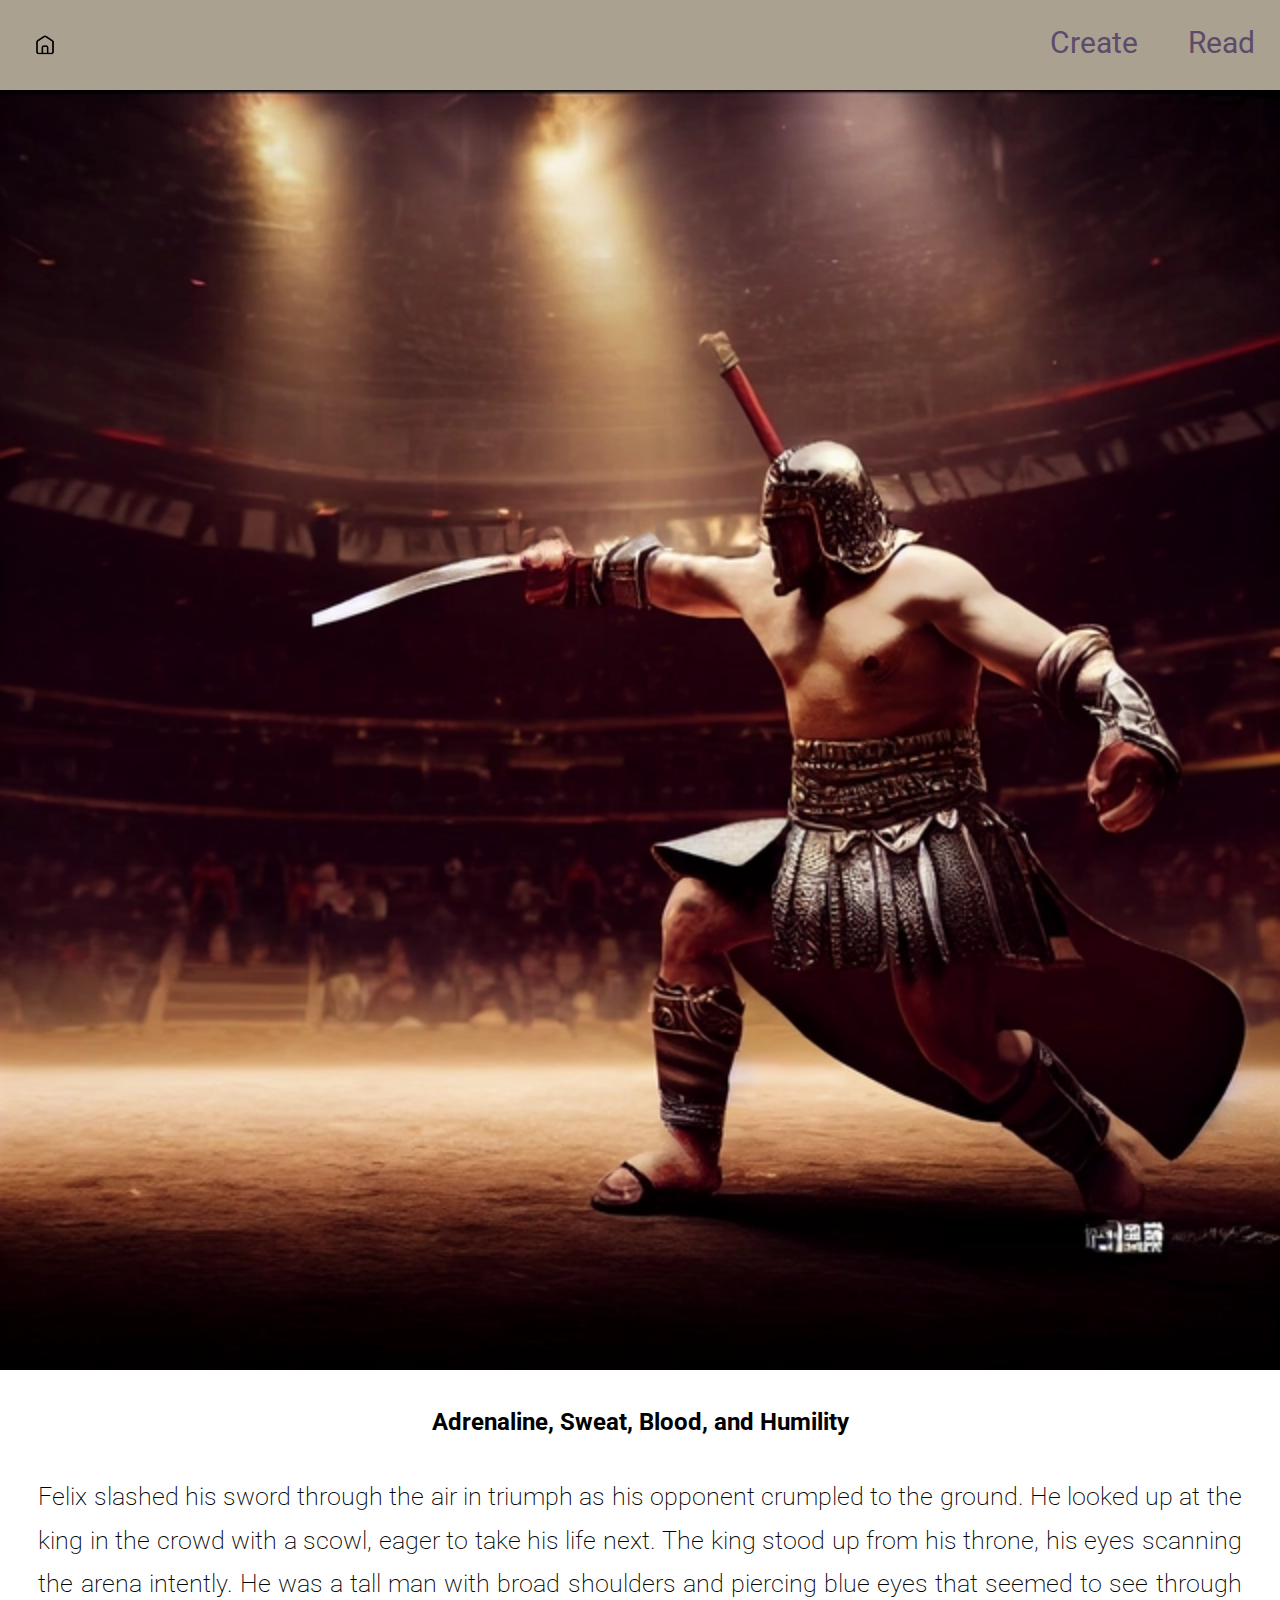
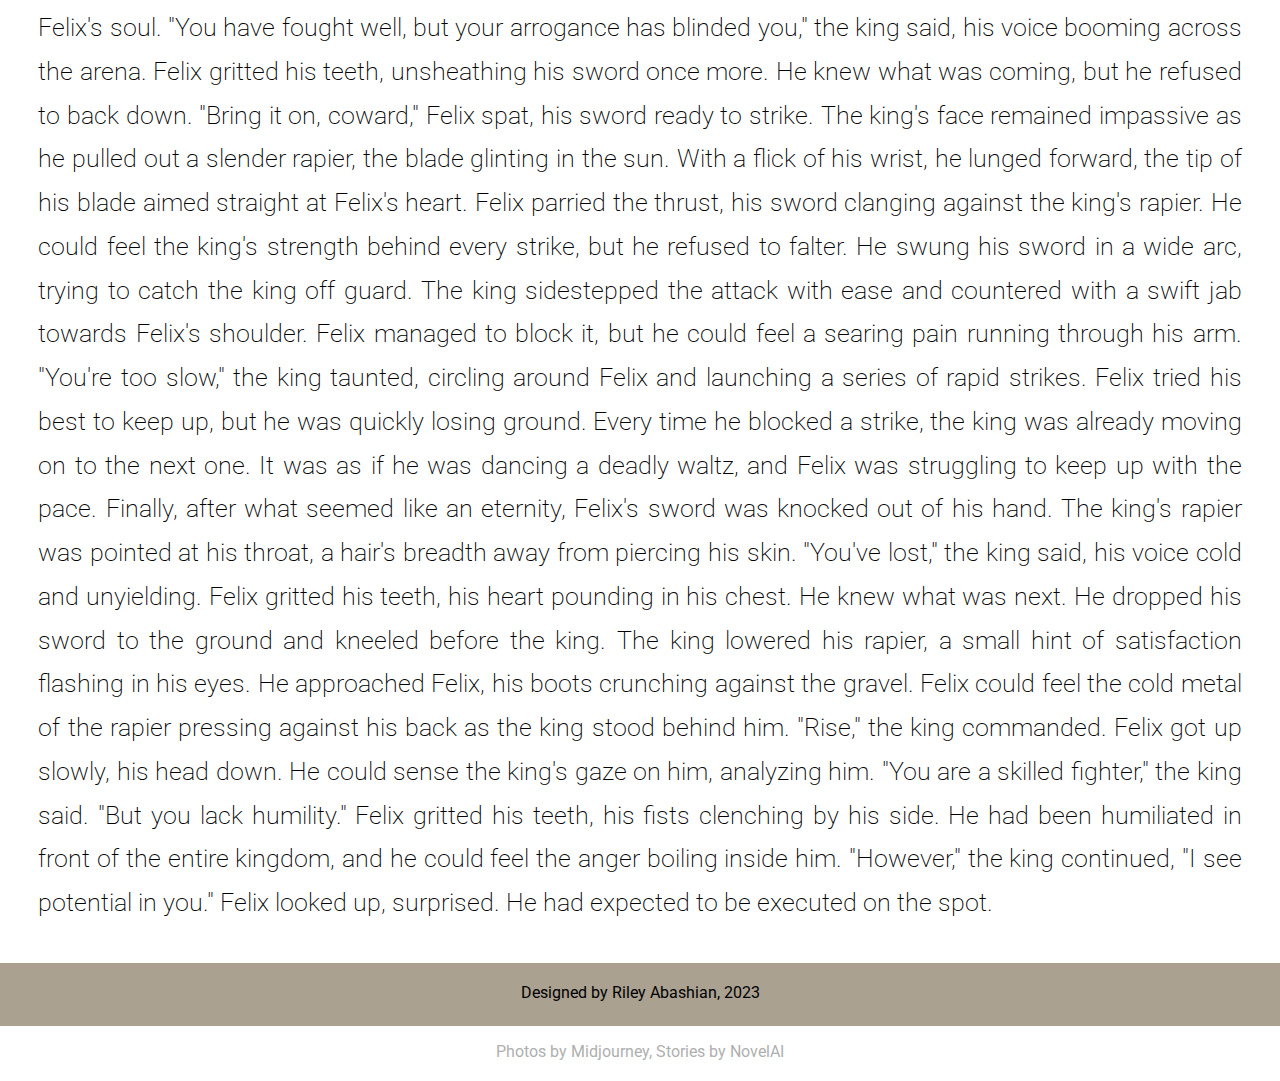
<file: story6.html>
<html>
    <head>
        <title>Story 6 | Tales and Circuitry</title>
        <link rel="stylesheet" href="main.css">
        <link rel="preconnect" href="https://fonts.googleapis.com">
        <link rel="preconnect" href="https://fonts.gstatic.com" crossorigin>
        <link href="https://fonts.googleapis.com/css2?family=Roboto:wght@100;400;500&display=swap" rel="stylesheet">
    </head>
    <body>
        <header>
        <nav>
            <a href="index.html"><img class="logo" src="img/noun-processor-5044733.png"></a>
            <a class="navlink" href="stories.html">Read</a>
            <a class="navlink" href="prompt.html">Create</a>
        </nav>
        </header>
        <main>
            <div class="herocontainer">
            <img class="heroimg" src="img/story6image.png">
            <h2>Adrenaline, Sweat, Blood, and Humility</h2>
            </div>
                <article>
                    <p class="storytext">Felix slashed his sword through the air in triumph as his opponent crumpled to the ground. He looked up at the king in the crowd with a scowl, eager to take his life next. The king stood up from his throne, his eyes scanning the arena intently. He was a tall man with broad shoulders and piercing blue eyes that seemed to see through Felix's soul.

                        "You have fought well, but your arrogance has blinded you," the king said, his voice booming across the arena.
                        
                        Felix gritted his teeth, unsheathing his sword once more. He knew what was coming, but he refused to back down.
                        
                        "Bring it on, coward," Felix spat, his sword ready to strike.
                        
                        The king's face remained impassive as he pulled out a slender rapier, the blade glinting in the sun. With a flick of his wrist, he lunged forward, the tip of his blade aimed straight at Felix's heart.
                        
                        Felix parried the thrust, his sword clanging against the king's rapier. He could feel the king's strength behind every strike, but he refused to falter. He swung his sword in a wide arc, trying to catch the king off guard.
                        
                        The king sidestepped the attack with ease and countered with a swift jab towards Felix's shoulder. Felix managed to block it, but he could feel a searing pain running through his arm.
                        
                        "You're too slow," the king taunted, circling around Felix and launching a series of rapid strikes.
                        
                        Felix tried his best to keep up, but he was quickly losing ground. Every time he blocked a strike, the king was already moving on to the next one. It was as if he was dancing a deadly waltz, and Felix was struggling to keep up with the pace.
                        
                        Finally, after what seemed like an eternity, Felix's sword was knocked out of his hand. The king's rapier was pointed at his throat, a hair's breadth away from piercing his skin.
                        
                        "You've lost," the king said, his voice cold and unyielding.
                        
                        Felix gritted his teeth, his heart pounding in his chest. He knew what was next. He dropped his sword to the ground and kneeled before the king. 
                        
                        The king lowered his rapier, a small hint of satisfaction flashing in his eyes. He approached Felix, his boots crunching against the gravel. Felix could feel the cold metal of the rapier pressing against his back as the king stood behind him.
                        
                        "Rise," the king commanded.
                        
                        Felix got up slowly, his head down. He could sense the king's gaze on him, analyzing him.
                        
                        "You are a skilled fighter," the king said. "But you lack humility."
                        
                        Felix gritted his teeth, his fists clenching by his side. He had been humiliated in front of the entire kingdom, and he could feel the anger boiling inside him.
                        
                        "However," the king continued, "I see potential in you."
                        
                        Felix looked up, surprised. He had expected to be executed on the spot.</p>
                </article>
        </main>
    </body>
    <footer>
        <p class="footertext">Designed by Riley Abashian, 2023</p>
        <p class="citations">Photos by Midjourney, Stories by NovelAI</p>
    </footer>
</html>
</file>
<file: main.css>
/* RESET */

* {
    padding: 0;
    margin: 0;
    font-family: 'Roboto', sans-serif;
}

/* Universal CSS */

header {
    background-color: rgb(170, 161, 145);
    width: 100%;
    height: 10%;
}
body {
    margin: auto;
}

footer {
    background-color: rgb(170, 161, 145);
    width: 100%;
    height: 7%;
}

.footertext {
    text-align: center;
    padding: 20px;
    margin: 20px;
}

.citations {
    text-align: center;
    color: rgb(175, 175, 175);
    padding-bottom: 20px;
}

article {
    display: flex;
    margin: 3%;
    justify-content: center;
    align-items: center;
}

.card {
    width: 20%;
    padding: 3%;
    box-shadow: 0 4px 8px 0 rgba(0, 0, 0, 0.2);
    transition: 0.3s;
    margin: 2%;
    min-width: 20%;
    min-height: 50%;
}

.card:hover {
    box-shadow: 0 8px 16px 0 rgba(0,0,0,0.2);
}

img {
    width: 100%;
}

.logo {
    width: 50px;
    height: 50px;
    margin: 20px;
}

.navlink {
    float: right;
    margin: 25px;
    font-weight: 400;
    font-size: 30px;
    color: rgb(92, 75, 107);
    text-decoration: none;
}

/* Home Page */

.homecardtext {
    text-align: center;
    padding: 5%;
    font-weight: 100;
    font-size: 2vw;
}

.createimg {
    background-color: rgb(127, 104, 149);
    width: 100%;
}

.heroimg {
    margin-bottom: 3%;
    max-height: 30%
}

.splashimg {
    margin-bottom: 3%;
    max-height: 30vw;
}

h2{
    text-align: center;
}

/* Stories Page */

.gallerycard {
    width: 40%;
    height: 50%;
    padding: 3%;
    box-shadow: 0 4px 8px 0 rgba(0, 0, 0, 0.2);
    transition: 0.3s;
    margin: 3%;
}

.gallerycard:hover {
    box-shadow: 0 8px 16px 0 rgba(0,0,0,0.2);
}

.gallerycardtext {
    text-align: center;
    padding: 3%;
    font-weight: 100;
    font-size: 20px;
}

.galleryimg {
    width: 100%;
}

.galleryarticle {
    display: flex;
    justify-content: center;
}

/* Story Detail Page(s) */

.storytext {
    font-weight: 200;
    font-size: 25px;
    text-align: justify;
    line-height: 175%;
    
}

/* Prompt Page */

textarea {
    width: 100%;
    height: 20vw;
}

.promptbutton {
    width: 20%;
    background-color: rgb(127, 104, 149);
    padding: 1%;
    padding-left: 1%;
    padding-right: 1%;
    text-align: center;
    font-size: 1em;
    margin-left: 89%;
    font-weight: 400;
}

.promptbuttonlink {
    color: white;
    text-decoration: none;
}

.submitbuttonarticle {
    display: flex;
    padding-left: 3%;
}
</file>
